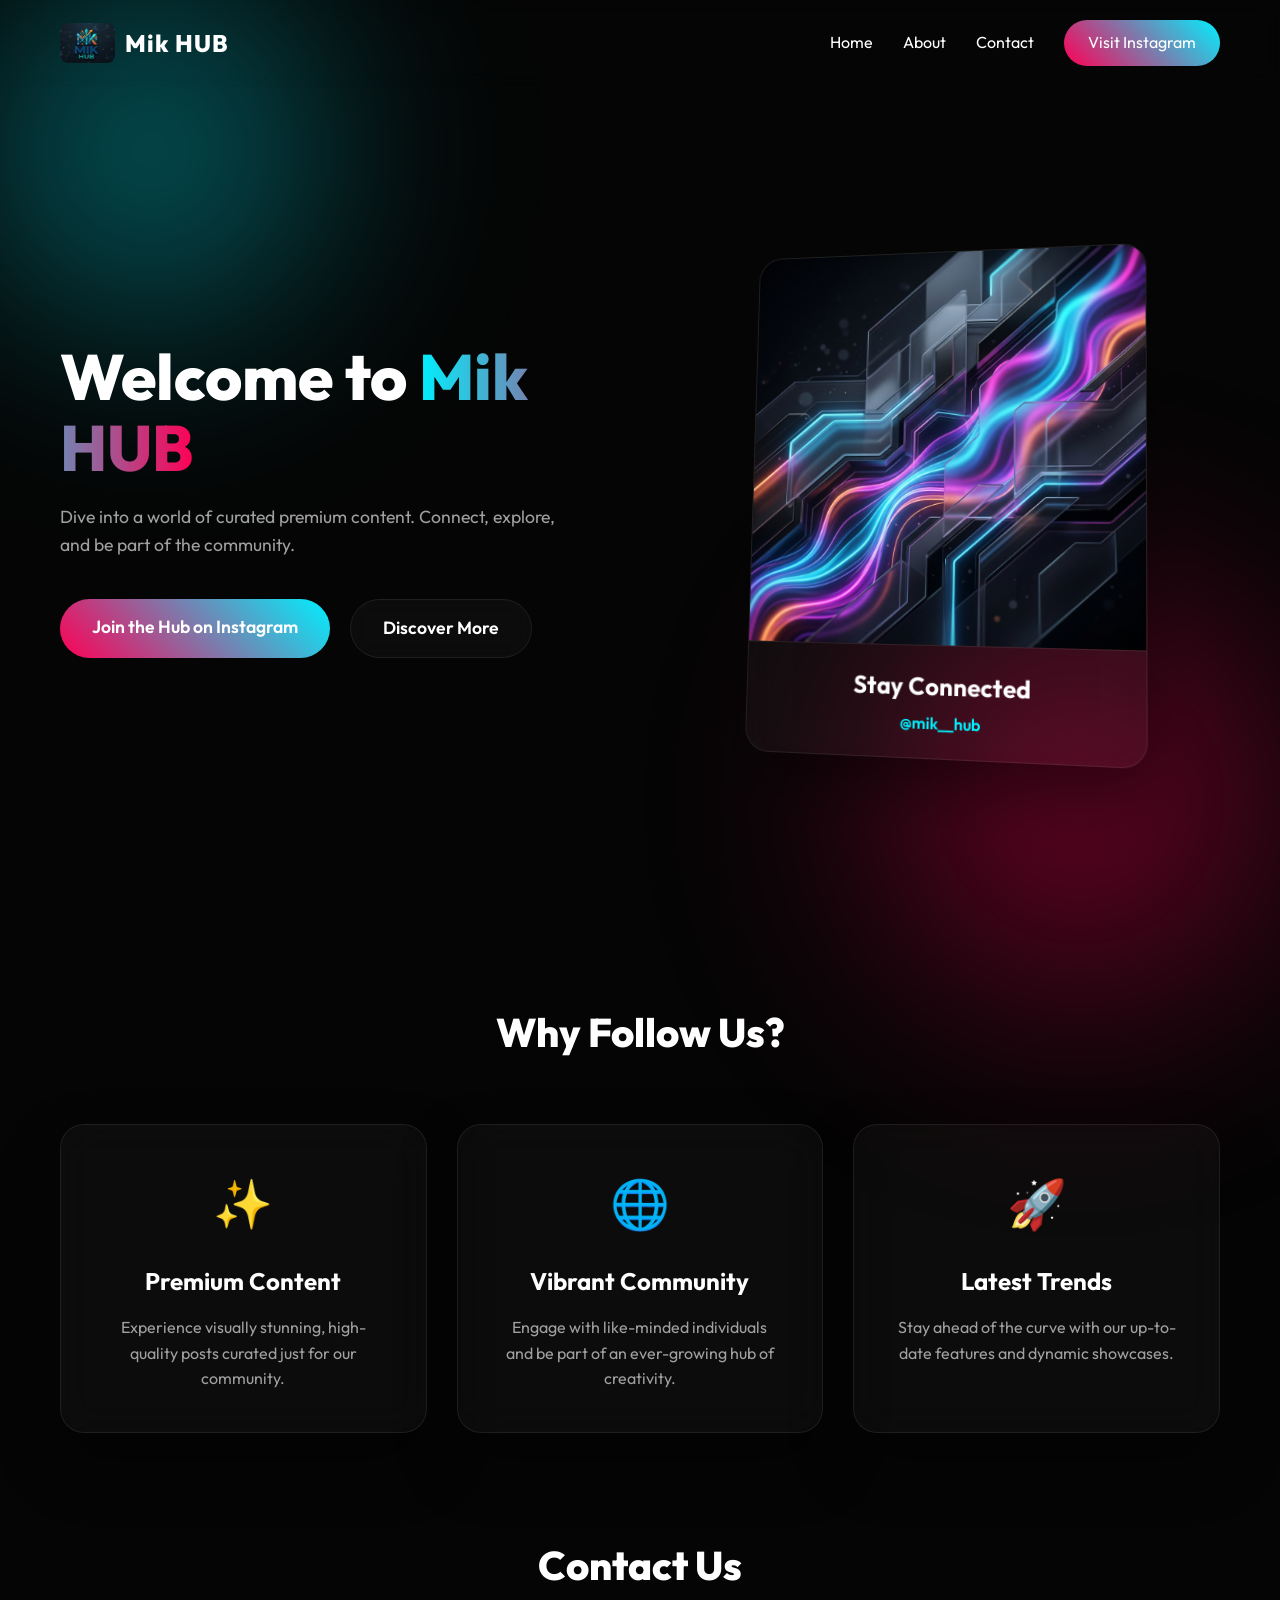
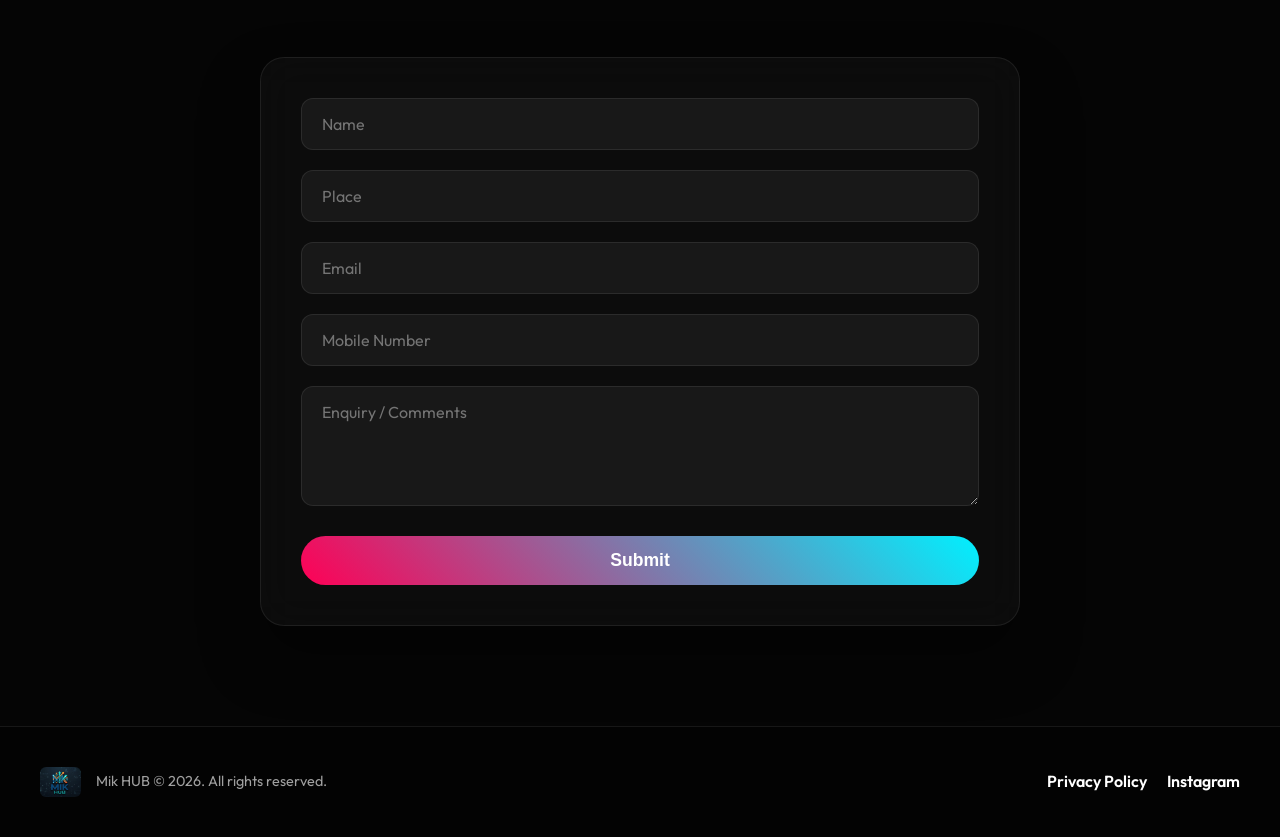
<file: index.html>
<!DOCTYPE html>
<html lang="en">
<head>
    <meta charset="UTF-8">
    <meta name="viewport" content="width=device-width, initial-scale=1.0">
    <title>Mik HUB | Premium Connect</title>
    <meta name="description" content="Welcome to Mik HUB. Your central hub for premium content and connections. Follow us on Instagram.">
    <link rel="stylesheet" href="style.css">
    <link href="https://fonts.googleapis.com/css2?family=Outfit:wght@300;400;600;800&display=swap" rel="stylesheet">
    <link rel="icon" href="assets/logo.png" type="image/png">
</head>
<body>
    <div class="blob blob-1"></div>
    <div class="blob blob-2"></div>
    
    <nav class="navbar">
        <div class="nav-container">
            <div class="logo">
                <img src="assets/logo.png" alt="Mik HUB Logo">
                <span>Mik HUB</span>
            </div>
            <div class="nav-links">
                <a href="#home">Home</a>
                <a href="#about">About</a>
                <a href="#contact">Contact</a>
                <a href="https://www.instagram.com/mik__hub?igsh=MWhmcHZrejlreHBydA%3D%3D&utm_source=qr" target="_blank" class="btn-primary">Visit Instagram</a>
            </div>
        </div>
    </nav>

    <main>
        <section id="home" class="hero">
            <div class="hero-content">
                <h1 class="glitch" data-text="Welcome to Mik HUB">Welcome to <span class="highlight">Mik HUB</span></h1>
                <p>Dive into a world of curated premium content. Connect, explore, and be part of the community.</p>
                <div class="cta-group">
                    <a href="https://www.instagram.com/mik__hub?igsh=MWhmcHZrejlreHBydA%3D%3D&utm_source=qr" target="_blank" class="btn-primary large animate-pop">Join the Hub on Instagram</a>
                    <a href="#about" class="btn-secondary large">Discover More</a>
                </div>
            </div>
            <div class="hero-visual">
                <div class="glass-card main-card">
                    <img src="assets/background.png" alt="Mik HUB Visual">
                    <div class="card-overlay">
                        <h3>Stay Connected</h3>
                        <p>@mik__hub</p>
                    </div>
                </div>
            </div>
        </section>

        <section id="about" class="features">
            <h2 class="section-title">Why Follow Us?</h2>
            <div class="feature-grid">
                <div class="glass-card feature-card">
                    <div class="icon">✨</div>
                    <h3>Premium Content</h3>
                    <p>Experience visually stunning, high-quality posts curated just for our community.</p>
                </div>
                <div class="glass-card feature-card">
                    <div class="icon">🌐</div>
                    <h3>Vibrant Community</h3>
                    <p>Engage with like-minded individuals and be part of an ever-growing hub of creativity.</p>
                </div>
                <div class="glass-card feature-card">
                    <div class="icon">🚀</div>
                    <h3>Latest Trends</h3>
                    <p>Stay ahead of the curve with our up-to-date features and dynamic showcases.</p>
                </div>
            </div>
        </section>
        <section id="contact" class="contact">
            <h2 class="section-title">Contact Us</h2>
            <div class="contact-container glass-card">
                <form action="https://docs.google.com/forms/u/0/d/e/1FAIpQLSd5gc3C_2sog1Hj9WvyjLSIpufk0DSfqFF3jR6Pw8GikK0wCA/formResponse" method="POST" target="hidden_iframe" id="contactForm" class="contact-form">
                    <div class="form-group">
                        <input type="text" name="entry.2005620554" placeholder="Name" required class="form-input">
                    </div>
                    <div class="form-group">
                        <input type="text" name="entry.1065046570" placeholder="Place" class="form-input">
                    </div>
                    <div class="form-group">
                        <input type="email" name="entry.1045781291" placeholder="Email" required class="form-input">
                    </div>
                    <div class="form-group">
                        <input type="tel" name="entry.1166974658" placeholder="Mobile Number" required class="form-input" pattern="^\+?[0-9\s\-]{7,15}$" title="Please enter a valid mobile number. It can start with a + if needed.">
                    </div>
                    <div class="form-group">
                        <textarea name="entry.839337160" placeholder="Enquiry / Comments" required class="form-input" rows="4"></textarea>
                    </div>
                    <input type="hidden" name="fvv" value="1">
                    <input type="hidden" name="partialResponse" value="[null,null,&quot;-643320754355645193&quot;]">
                    <input type="hidden" name="pageHistory" value="0">
                    <input type="hidden" name="fbzx" value="-643320754355645193">
                    <input type="hidden" name="submissionTimestamp" value="-1">
                    <button type="submit" class="btn-primary large submit-btn">Submit</button>
                </form>
                <div id="success-msg" class="success-msg" style="display: none;">Thank you! Your message has been sent.</div>
                <iframe name="hidden_iframe" id="hidden_iframe" style="display:none;" onload="if (window.submitted) { document.getElementById('contactForm').style.display='none'; document.getElementById('success-msg').style.display='block'; }"></iframe>
                <script>window.submitted = false;</script>
                <script>document.getElementById('contactForm').addEventListener('submit', function() { window.submitted = true; });</script>
            </div>
        </section>
    </main>

    <footer>
        <div class="footer-content">
            <div class="footer-logo">
                <img src="assets/logo.png" alt="Mik HUB Logo">
                <p>Mik HUB &copy; <span id="year"></span>. All rights reserved.</p>
            </div>
            <div class="footer-links">
                <a href="privacy-policy.html">Privacy Policy</a>
                <a href="https://www.instagram.com/mik__hub?igsh=MWhmcHZrejlreHBydA%3D%3D&utm_source=qr" target="_blank">Instagram</a>
            </div>
        </div>
    </footer>

    <script src="script.js"></script>
</body>
</html>
</file>
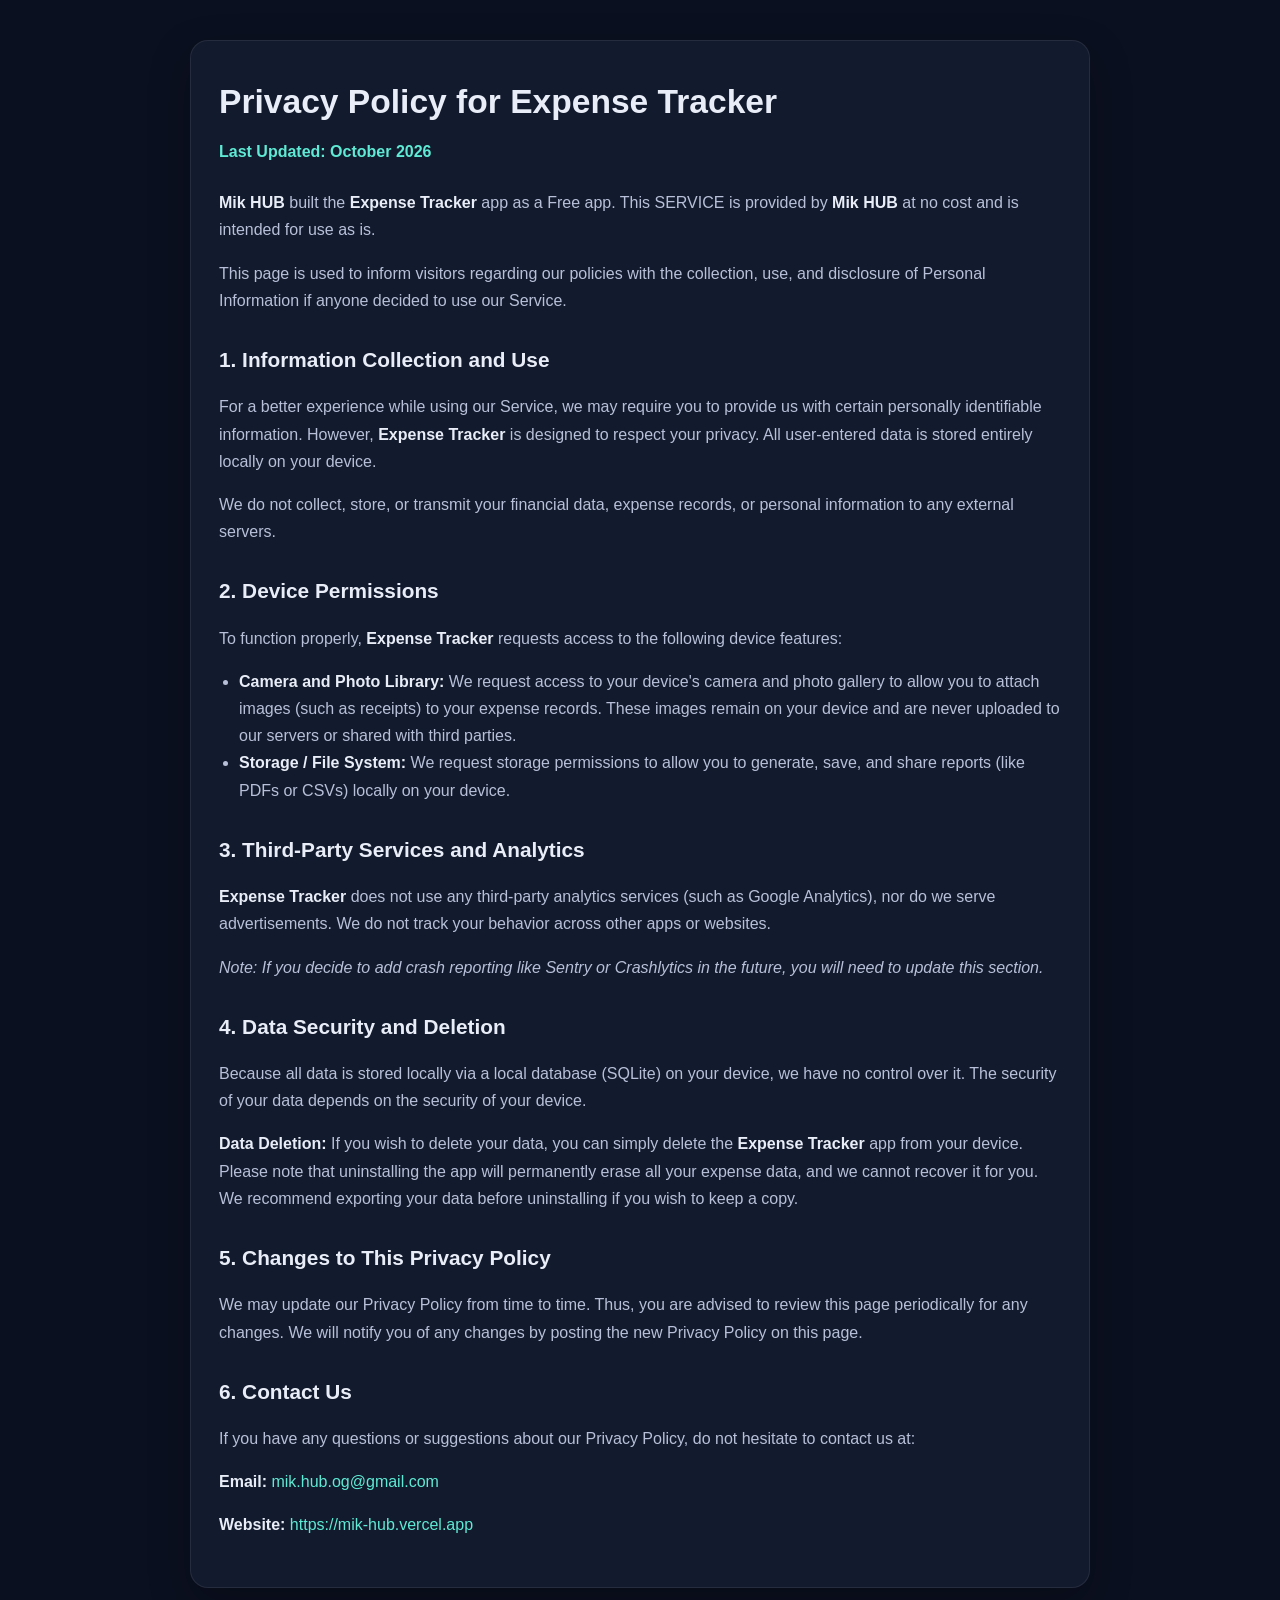
<file: ExpenseTrackerPrivacyPolicy.html>
<!DOCTYPE html>
<html lang="en">
<head>
  <meta charset="UTF-8" />
  <meta name="viewport" content="width=device-width, initial-scale=1.0" />
  <title>Privacy Policy for Expense Tracker</title>
  <style>
    :root {
      --bg: #0b1020;
      --card: #121a2d;
      --text: #e8edf7;
      --muted: #b7c0d8;
      --accent: #5eead4;
      --border: rgba(255,255,255,0.08);
    }

    * { box-sizing: border-box; }

    body {
      margin: 0;
      font-family: Arial, Helvetica, sans-serif;
      background: var(--bg);
      color: var(--text);
      line-height: 1.7;
      padding: 40px 20px;
    }

    .container {
      max-width: 900px;
      margin: 0 auto;
      background: var(--card);
      border: 1px solid var(--border);
      border-radius: 18px;
      padding: 32px 28px;
      box-shadow: 0 16px 40px rgba(0,0,0,0.25);
    }

    h1, h2 {
      color: var(--text);
      margin-top: 0;
    }

    h1 {
      font-size: 2.1rem;
      margin-bottom: 8px;
    }

    h2 {
      font-size: 1.3rem;
      margin-top: 28px;
      margin-bottom: 10px;
    }

    p, li {
      color: var(--muted);
      font-size: 1rem;
    }

    ul {
      padding-left: 20px;
    }

    .meta {
      color: var(--accent);
      font-weight: 700;
      margin-bottom: 24px;
    }

    strong {
      color: var(--text);
    }

    a {
      color: var(--accent);
      text-decoration: none;
    }

    a:hover {
      text-decoration: underline;
    }

    @media (max-width: 600px) {
      .container {
        padding: 24px 18px;
      }
    }
  </style>
</head>
<body>
  <div class="container">
    <h1>Privacy Policy for Expense Tracker</h1>
    <div class="meta">Last Updated: October 2026</div>

    <p><strong>Mik HUB</strong>  built the <strong>Expense Tracker</strong> app as a Free app. This SERVICE is provided by <strong>Mik HUB</strong> at no cost and is intended for use as is.</p>

    <p>This page is used to inform visitors regarding our policies with the collection, use, and disclosure of Personal Information if anyone decided to use our Service.</p>

    <h2>1. Information Collection and Use</h2>
    <p>For a better experience while using our Service, we may require you to provide us with certain personally identifiable information. However, <strong>Expense Tracker</strong> is designed to respect your privacy. All user-entered data is stored entirely locally on your device.</p>
    <p>We do not collect, store, or transmit your financial data, expense records, or personal information to any external servers.</p>

    <h2>2. Device Permissions</h2>
    <p>To function properly, <strong>Expense Tracker</strong> requests access to the following device features:</p>
    <ul>
      <li><strong>Camera and Photo Library:</strong> We request access to your device's camera and photo gallery to allow you to attach images (such as receipts) to your expense records. These images remain on your device and are never uploaded to our servers or shared with third parties.</li>
      <li><strong>Storage / File System:</strong> We request storage permissions to allow you to generate, save, and share reports (like PDFs or CSVs) locally on your device.</li>
    </ul>

    <h2>3. Third-Party Services and Analytics</h2>
    <p><strong>Expense Tracker</strong> does not use any third-party analytics services (such as Google Analytics), nor do we serve advertisements. We do not track your behavior across other apps or websites.</p>
    <p><em>Note: If you decide to add crash reporting like Sentry or Crashlytics in the future, you will need to update this section.</em></p>

    <h2>4. Data Security and Deletion</h2>
    <p>Because all data is stored locally via a local database (SQLite) on your device, we have no control over it. The security of your data depends on the security of your device.</p>
    <p><strong>Data Deletion:</strong> If you wish to delete your data, you can simply delete the <strong>Expense Tracker</strong> app from your device. Please note that uninstalling the app will permanently erase all your expense data, and we cannot recover it for you. We recommend exporting your data before uninstalling if you wish to keep a copy.</p>

    <h2>5. Changes to This Privacy Policy</h2>
    <p>We may update our Privacy Policy from time to time. Thus, you are advised to review this page periodically for any changes. We will notify you of any changes by posting the new Privacy Policy on this page.</p>

    <h2>6. Contact Us</h2>
    <p>If you have any questions or suggestions about our Privacy Policy, do not hesitate to contact us at:</p>

    <p><strong>Email:</strong> <a href="mailto:mik.hub.og@gmail.com">mik.hub.og@gmail.com</a></p>
    <p><strong>Website:</strong> <a href="https://mik-hub.vercel.app" target="_blank" rel="noopener noreferrer">https://mik-hub.vercel.app</a></p>
  </div>
</body>
</html>
</file>
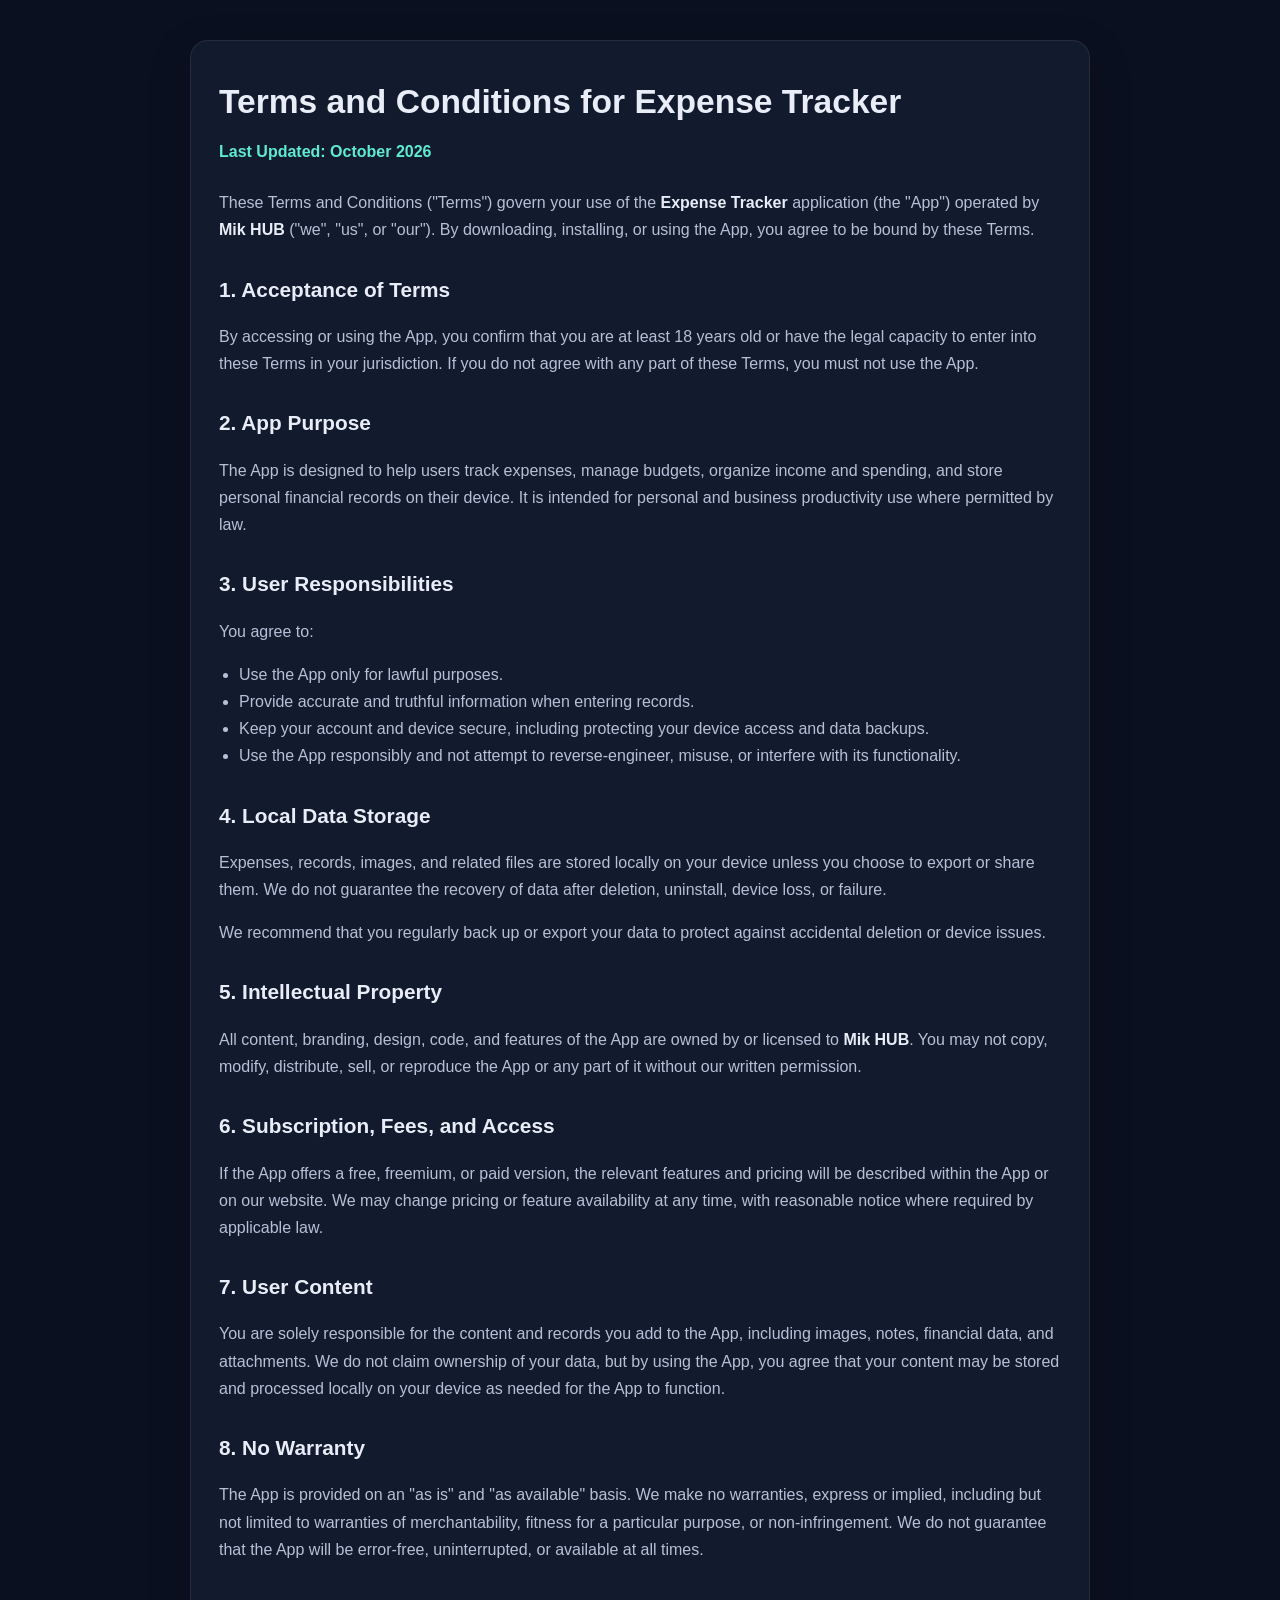
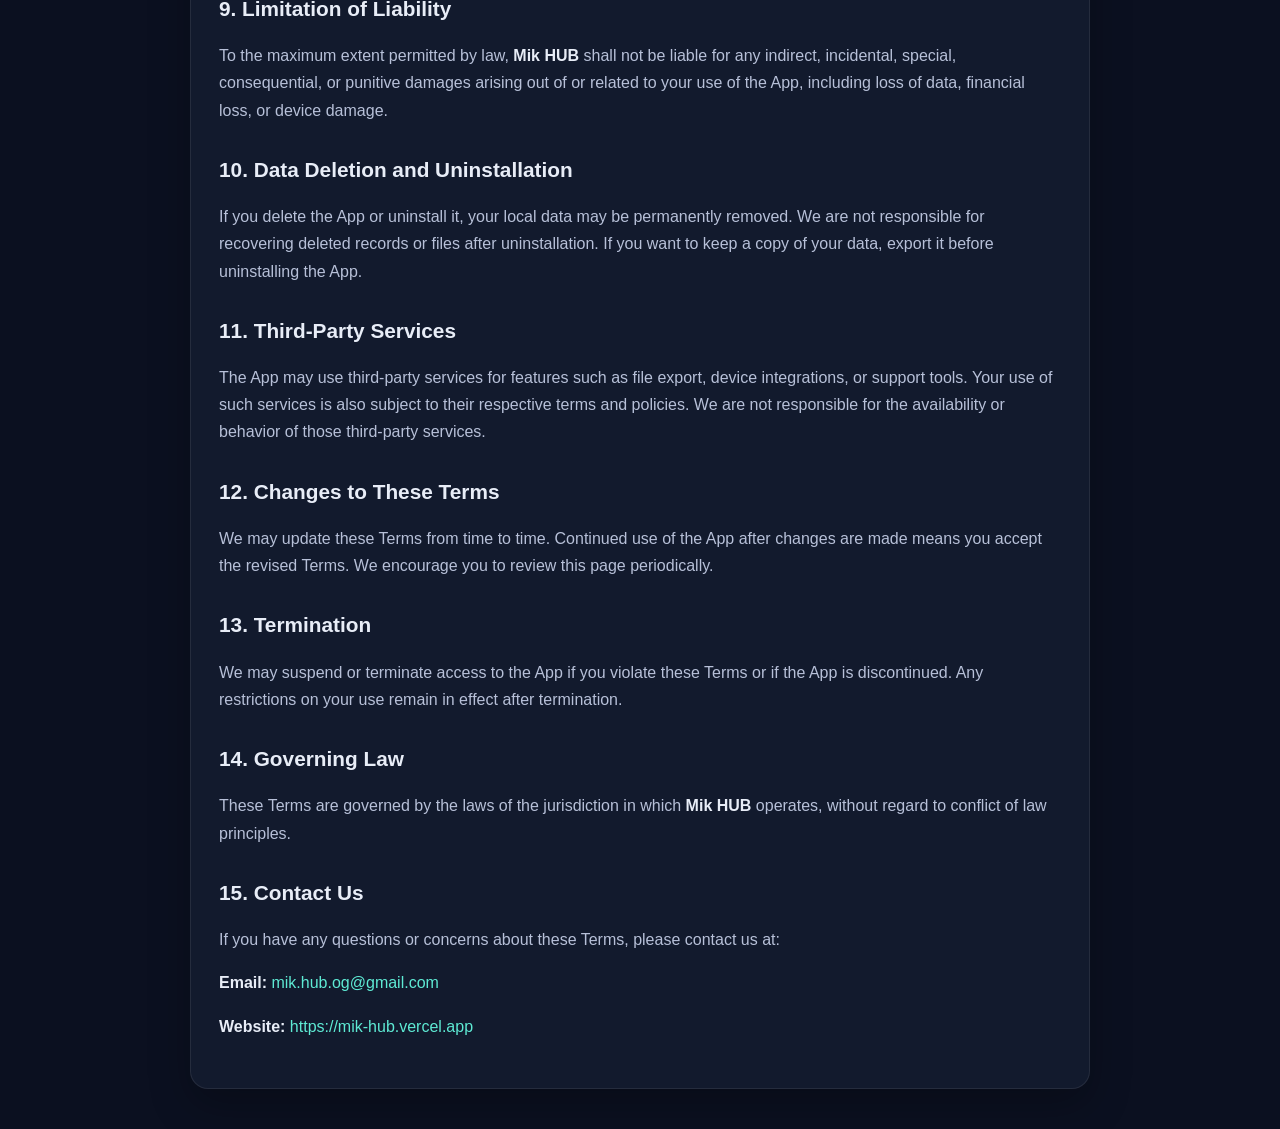
<file: ExpenseTrackerTermsAndCondition.html>
<!DOCTYPE html>
<html lang="en">
<head>
  <meta charset="UTF-8" />
  <meta name="viewport" content="width=device-width, initial-scale=1.0" />
  <title>Terms and Conditions for Expense Tracker</title>
  <style>
    :root {
      --bg: #0b1020;
      --card: #121a2d;
      --text: #e8edf7;
      --muted: #b7c0d8;
      --accent: #5eead4;
      --border: rgba(255,255,255,0.08);
    }

    * { box-sizing: border-box; }

    body {
      margin: 0;
      font-family: Arial, Helvetica, sans-serif;
      background: var(--bg);
      color: var(--text);
      line-height: 1.7;
      padding: 40px 20px;
    }

    .container {
      max-width: 900px;
      margin: 0 auto;
      background: var(--card);
      border: 1px solid var(--border);
      border-radius: 18px;
      padding: 32px 28px;
      box-shadow: 0 16px 40px rgba(0,0,0,0.25);
    }

    h1, h2 {
      color: var(--text);
      margin-top: 0;
    }

    h1 {
      font-size: 2.1rem;
      margin-bottom: 8px;
    }

    h2 {
      font-size: 1.3rem;
      margin-top: 28px;
      margin-bottom: 10px;
    }

    p, li {
      color: var(--muted);
      font-size: 1rem;
    }

    ul {
      padding-left: 20px;
    }

    .meta {
      color: var(--accent);
      font-weight: 700;
      margin-bottom: 24px;
    }

    strong {
      color: var(--text);
    }

    a {
      color: var(--accent);
      text-decoration: none;
    }

    a:hover {
      text-decoration: underline;
    }

    @media (max-width: 600px) {
      .container {
        padding: 24px 18px;
      }
    }
  </style>
</head>
<body>
  <div class="container">
    <h1>Terms and Conditions for Expense Tracker</h1>
    <div class="meta">Last Updated: October 2026</div>

    <p>These Terms and Conditions ("Terms") govern your use of the <strong>Expense Tracker</strong> application (the "App") operated by <strong>Mik HUB</strong> ("we", "us", or "our"). By downloading, installing, or using the App, you agree to be bound by these Terms.</p>

    <h2>1. Acceptance of Terms</h2>
    <p>By accessing or using the App, you confirm that you are at least 18 years old or have the legal capacity to enter into these Terms in your jurisdiction. If you do not agree with any part of these Terms, you must not use the App.</p>

    <h2>2. App Purpose</h2>
    <p>The App is designed to help users track expenses, manage budgets, organize income and spending, and store personal financial records on their device. It is intended for personal and business productivity use where permitted by law.</p>

    <h2>3. User Responsibilities</h2>
    <p>You agree to:</p>
    <ul>
      <li>Use the App only for lawful purposes.</li>
      <li>Provide accurate and truthful information when entering records.</li>
      <li>Keep your account and device secure, including protecting your device access and data backups.</li>
      <li>Use the App responsibly and not attempt to reverse-engineer, misuse, or interfere with its functionality.</li>
    </ul>

    <h2>4. Local Data Storage</h2>
    <p>Expenses, records, images, and related files are stored locally on your device unless you choose to export or share them. We do not guarantee the recovery of data after deletion, uninstall, device loss, or failure.</p>
    <p>We recommend that you regularly back up or export your data to protect against accidental deletion or device issues.</p>

    <h2>5. Intellectual Property</h2>
    <p>All content, branding, design, code, and features of the App are owned by or licensed to <strong>Mik HUB</strong>. You may not copy, modify, distribute, sell, or reproduce the App or any part of it without our written permission.</p>

    <h2>6. Subscription, Fees, and Access</h2>
    <p>If the App offers a free, freemium, or paid version, the relevant features and pricing will be described within the App or on our website. We may change pricing or feature availability at any time, with reasonable notice where required by applicable law.</p>

    <h2>7. User Content</h2>
    <p>You are solely responsible for the content and records you add to the App, including images, notes, financial data, and attachments. We do not claim ownership of your data, but by using the App, you agree that your content may be stored and processed locally on your device as needed for the App to function.</p>

    <h2>8. No Warranty</h2>
    <p>The App is provided on an "as is" and "as available" basis. We make no warranties, express or implied, including but not limited to warranties of merchantability, fitness for a particular purpose, or non-infringement. We do not guarantee that the App will be error-free, uninterrupted, or available at all times.</p>

    <h2>9. Limitation of Liability</h2>
    <p>To the maximum extent permitted by law, <strong>Mik HUB</strong> shall not be liable for any indirect, incidental, special, consequential, or punitive damages arising out of or related to your use of the App, including loss of data, financial loss, or device damage.</p>

    <h2>10. Data Deletion and Uninstallation</h2>
    <p>If you delete the App or uninstall it, your local data may be permanently removed. We are not responsible for recovering deleted records or files after uninstallation. If you want to keep a copy of your data, export it before uninstalling the App.</p>

    <h2>11. Third-Party Services</h2>
    <p>The App may use third-party services for features such as file export, device integrations, or support tools. Your use of such services is also subject to their respective terms and policies. We are not responsible for the availability or behavior of those third-party services.</p>

    <h2>12. Changes to These Terms</h2>
    <p>We may update these Terms from time to time. Continued use of the App after changes are made means you accept the revised Terms. We encourage you to review this page periodically.</p>

    <h2>13. Termination</h2>
    <p>We may suspend or terminate access to the App if you violate these Terms or if the App is discontinued. Any restrictions on your use remain in effect after termination.</p>

    <h2>14. Governing Law</h2>
    <p>These Terms are governed by the laws of the jurisdiction in which <strong>Mik HUB</strong> operates, without regard to conflict of law principles.</p>

    <h2>15. Contact Us</h2>
    <p>If you have any questions or concerns about these Terms, please contact us at:</p>
    <p><strong>Email:</strong> <a href="mailto:mik.hub.og@gmail.com">mik.hub.og@gmail.com</a></p>
    <p><strong>Website:</strong> <a href="https://mik-hub.vercel.app" target="_blank" rel="noopener noreferrer">https://mik-hub.vercel.app</a></p>
  </div>
</body>
</html>
</file>
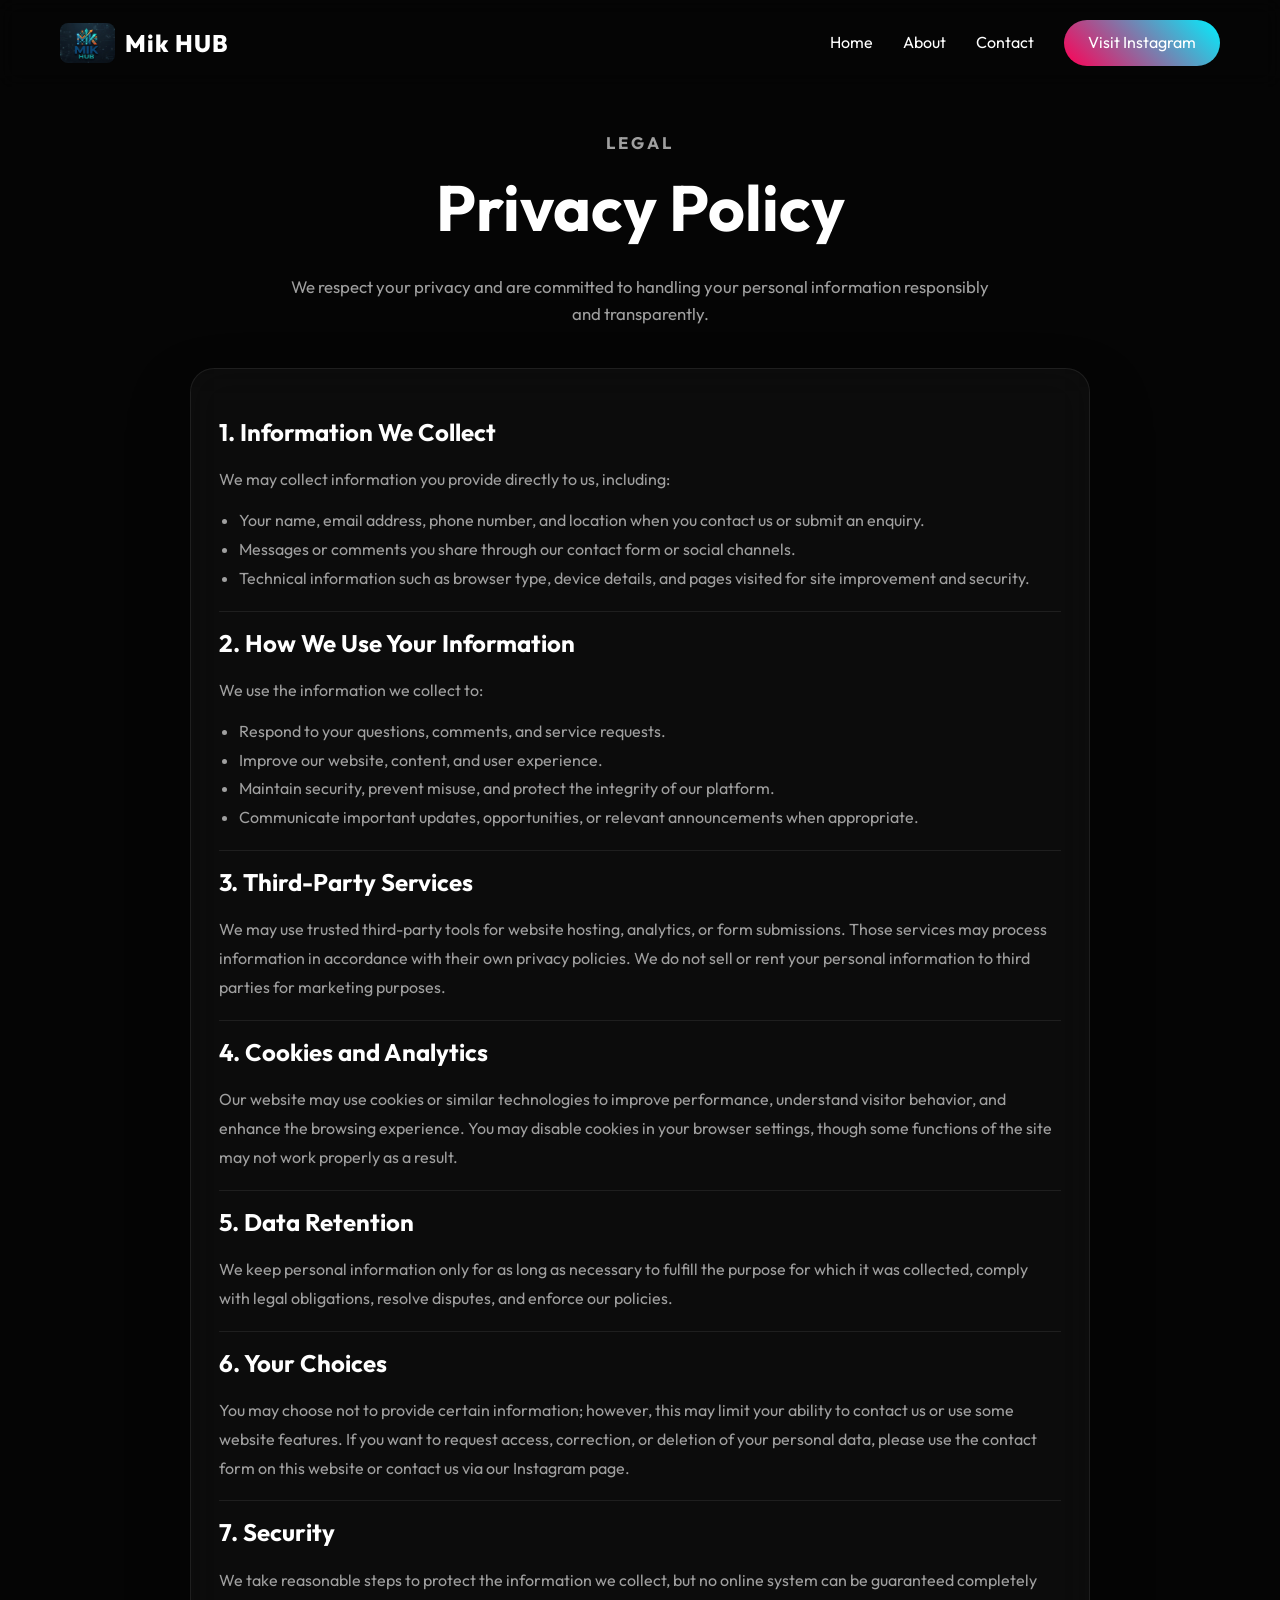
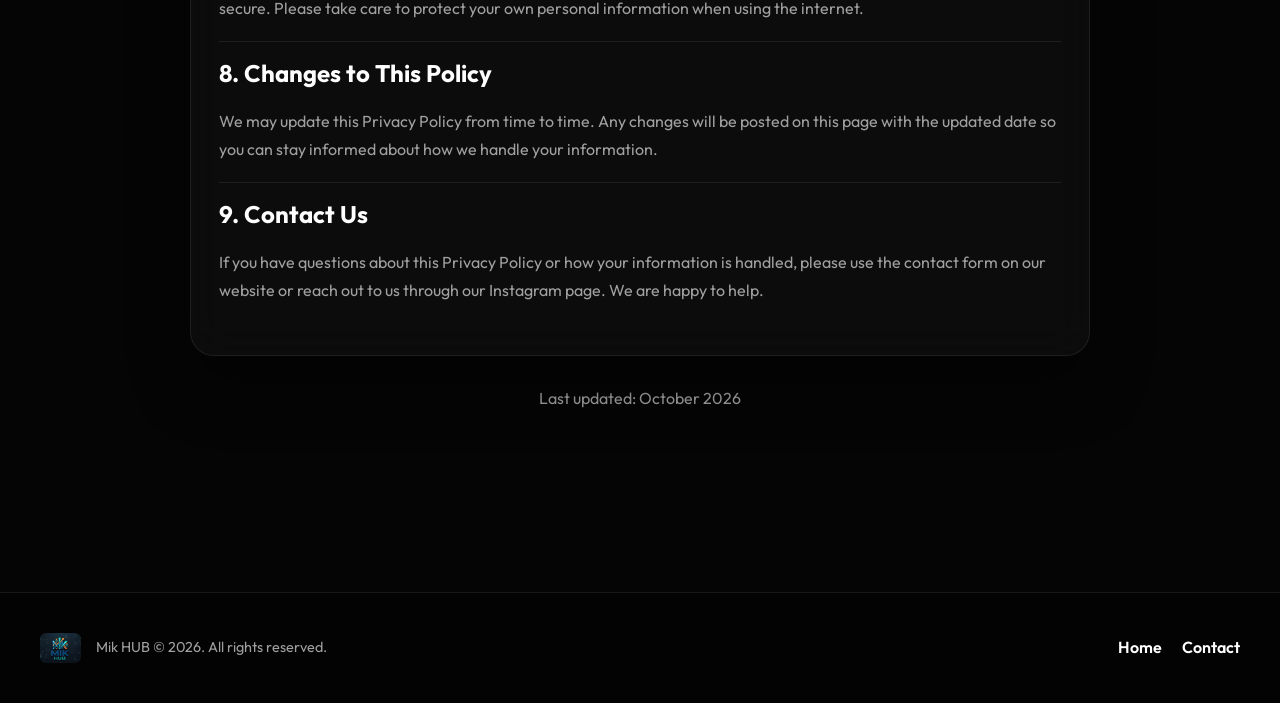
<file: privacy-policy.html>
<!DOCTYPE html>
<html lang="en">
<head>
    <meta charset="UTF-8">
    <meta name="viewport" content="width=device-width, initial-scale=1.0">
    <title>Privacy Policy | Mik HUB</title>
    <meta name="description" content="Privacy Policy for Mik HUB. Learn how we collect, use, and protect your information.">
    <link rel="stylesheet" href="style.css">
    <link href="https://fonts.googleapis.com/css2?family=Outfit:wght@300;400;600;800&display=swap" rel="stylesheet">
    <link rel="icon" href="assets/logo.png" type="image/png">
</head>
<body class="policy-body">
    <nav class="navbar">
        <div class="nav-container">
            <div class="logo">
                <img src="assets/logo.png" alt="Mik HUB Logo">
                <span>Mik HUB</span>
            </div>
            <div class="nav-links">
                <a href="index.html#home">Home</a>
                <a href="index.html#about">About</a>
                <a href="index.html#contact">Contact</a>
                <a href="https://www.instagram.com/mik__hub?igsh=MWhmcHZrejlreHBydA%3D%3D&utm_source=qr" target="_blank" class="btn-primary">Visit Instagram</a>
            </div>
        </div>
    </nav>

    <main class="policy-page">
        <section class="policy-hero">
            <p class="eyebrow">Legal</p>
            <h1>Privacy Policy</h1>
            <p>We respect your privacy and are committed to handling your personal information responsibly and transparently.</p>
        </section>

        <div class="policy-shell">
            <article class="glass-card policy-card">
                <section class="policy-section">
                    <h2>1. Information We Collect</h2>
                    <p>We may collect information you provide directly to us, including:</p>
                    <ul class="policy-list">
                        <li>Your name, email address, phone number, and location when you contact us or submit an enquiry.</li>
                        <li>Messages or comments you share through our contact form or social channels.</li>
                        <li>Technical information such as browser type, device details, and pages visited for site improvement and security.</li>
                    </ul>
                </section>

                <section class="policy-section">
                    <h2>2. How We Use Your Information</h2>
                    <p>We use the information we collect to:</p>
                    <ul class="policy-list">
                        <li>Respond to your questions, comments, and service requests.</li>
                        <li>Improve our website, content, and user experience.</li>
                        <li>Maintain security, prevent misuse, and protect the integrity of our platform.</li>
                        <li>Communicate important updates, opportunities, or relevant announcements when appropriate.</li>
                    </ul>
                </section>

                <section class="policy-section">
                    <h2>3. Third-Party Services</h2>
                    <p>We may use trusted third-party tools for website hosting, analytics, or form submissions. Those services may process information in accordance with their own privacy policies. We do not sell or rent your personal information to third parties for marketing purposes.</p>
                </section>

                <section class="policy-section">
                    <h2>4. Cookies and Analytics</h2>
                    <p>Our website may use cookies or similar technologies to improve performance, understand visitor behavior, and enhance the browsing experience. You may disable cookies in your browser settings, though some functions of the site may not work properly as a result.</p>
                </section>

                <section class="policy-section">
                    <h2>5. Data Retention</h2>
                    <p>We keep personal information only for as long as necessary to fulfill the purpose for which it was collected, comply with legal obligations, resolve disputes, and enforce our policies.</p>
                </section>

                <section class="policy-section">
                    <h2>6. Your Choices</h2>
                    <p>You may choose not to provide certain information; however, this may limit your ability to contact us or use some website features. If you want to request access, correction, or deletion of your personal data, please use the contact form on this website or contact us via our Instagram page.</p>
                </section>

                <section class="policy-section">
                    <h2>7. Security</h2>
                    <p>We take reasonable steps to protect the information we collect, but no online system can be guaranteed completely secure. Please take care to protect your own personal information when using the internet.</p>
                </section>

                <section class="policy-section">
                    <h2>8. Changes to This Policy</h2>
                    <p>We may update this Privacy Policy from time to time. Any changes will be posted on this page with the updated date so you can stay informed about how we handle your information.</p>
                </section>

                <section class="policy-section">
                    <h2>9. Contact Us</h2>
                    <p>If you have questions about this Privacy Policy or how your information is handled, please use the contact form on our website or reach out to us through our Instagram page. We are happy to help.</p>
                </section>
            </article>

            <p class="policy-footer">Last updated: October 2026</p>
        </div>
    </main>

    <footer>
        <div class="footer-content">
            <div class="footer-logo">
                <img src="assets/logo.png" alt="Mik HUB Logo">
                <p>Mik HUB &copy; <span id="year"></span>. All rights reserved.</p>
            </div>
            <div class="footer-links">
                <a href="index.html">Home</a>
                <a href="index.html#contact">Contact</a>
            </div>
        </div>
    </footer>

    <script src="script.js"></script>
</body>
</html>
</file>
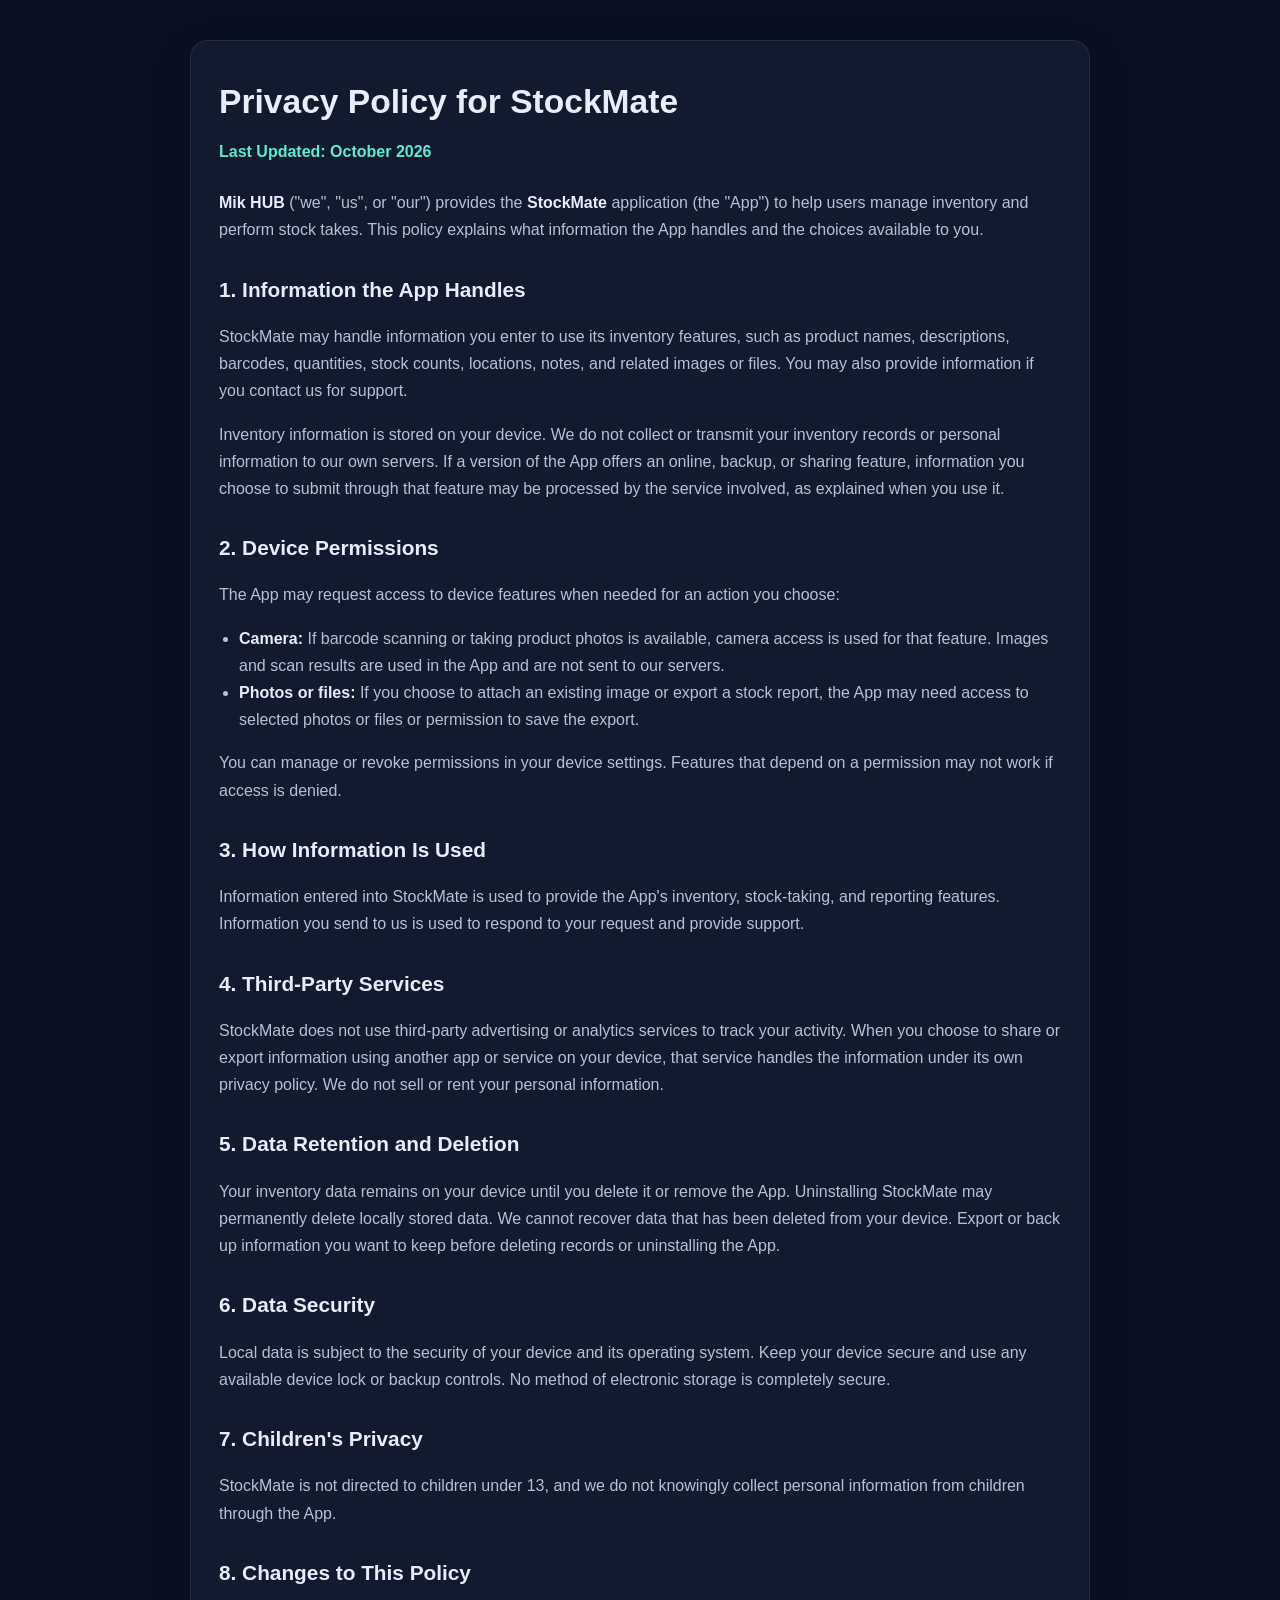
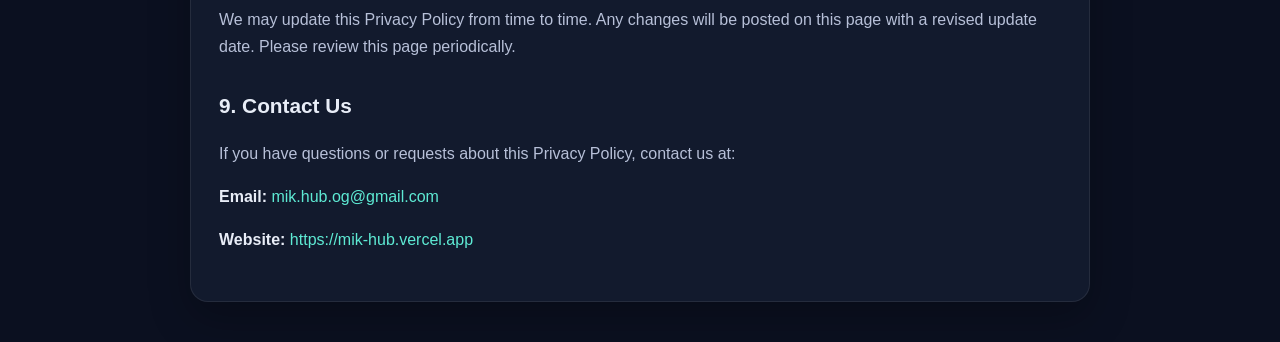
<file: StockMatePrivacyPolicy.html>
<!DOCTYPE html>
<html lang="en">
<head>
  <meta charset="UTF-8" />
  <meta name="viewport" content="width=device-width, initial-scale=1.0" />
  <meta name="description" content="Privacy Policy for StockMate, an inventory stock take application by Mik HUB." />
  <title>Privacy Policy for StockMate</title>
  <style>
    :root {
      --bg: #0b1020;
      --card: #121a2d;
      --text: #e8edf7;
      --muted: #b7c0d8;
      --accent: #5eead4;
      --border: rgba(255,255,255,0.08);
    }

    * { box-sizing: border-box; }

    body {
      margin: 0;
      padding: 40px 20px;
      background: var(--bg);
      color: var(--text);
      font-family: Arial, Helvetica, sans-serif;
      line-height: 1.7;
    }

    .container {
      max-width: 900px;
      margin: 0 auto;
      padding: 32px 28px;
      background: var(--card);
      border: 1px solid var(--border);
      border-radius: 18px;
      box-shadow: 0 16px 40px rgba(0,0,0,0.25);
    }

    h1, h2 { color: var(--text); }
    h1 { margin: 0 0 8px; font-size: 2.1rem; }
    h2 { margin: 28px 0 10px; font-size: 1.3rem; }
    p, li { color: var(--muted); font-size: 1rem; }
    ul { padding-left: 20px; }
    strong { color: var(--text); }
    a { color: var(--accent); text-decoration: none; }
    a:hover { text-decoration: underline; }
    .meta { margin-bottom: 24px; color: var(--accent); font-weight: 700; }

    @media (max-width: 600px) {
      body { padding: 20px 12px; }
      .container { padding: 24px 18px; }
      h1 { font-size: 1.8rem; }
    }
  </style>
</head>
<body>
  <main class="container">
    <h1>Privacy Policy for StockMate</h1>
    <div class="meta">Last Updated: October 2026</div>

    <p><strong>Mik HUB</strong> ("we", "us", or "our") provides the <strong>StockMate</strong> application (the "App") to help users manage inventory and perform stock takes. This policy explains what information the App handles and the choices available to you.</p>

    <h2>1. Information the App Handles</h2>
    <p>StockMate may handle information you enter to use its inventory features, such as product names, descriptions, barcodes, quantities, stock counts, locations, notes, and related images or files. You may also provide information if you contact us for support.</p>
    <p>Inventory information is stored on your device. We do not collect or transmit your inventory records or personal information to our own servers. If a version of the App offers an online, backup, or sharing feature, information you choose to submit through that feature may be processed by the service involved, as explained when you use it.</p>

    <h2>2. Device Permissions</h2>
    <p>The App may request access to device features when needed for an action you choose:</p>
    <ul>
      <li><strong>Camera:</strong> If barcode scanning or taking product photos is available, camera access is used for that feature. Images and scan results are used in the App and are not sent to our servers.</li>
      <li><strong>Photos or files:</strong> If you choose to attach an existing image or export a stock report, the App may need access to selected photos or files or permission to save the export.</li>
    </ul>
    <p>You can manage or revoke permissions in your device settings. Features that depend on a permission may not work if access is denied.</p>

    <h2>3. How Information Is Used</h2>
    <p>Information entered into StockMate is used to provide the App's inventory, stock-taking, and reporting features. Information you send to us is used to respond to your request and provide support.</p>

    <h2>4. Third-Party Services</h2>
    <p>StockMate does not use third-party advertising or analytics services to track your activity. When you choose to share or export information using another app or service on your device, that service handles the information under its own privacy policy. We do not sell or rent your personal information.</p>

    <h2>5. Data Retention and Deletion</h2>
    <p>Your inventory data remains on your device until you delete it or remove the App. Uninstalling StockMate may permanently delete locally stored data. We cannot recover data that has been deleted from your device. Export or back up information you want to keep before deleting records or uninstalling the App.</p>

    <h2>6. Data Security</h2>
    <p>Local data is subject to the security of your device and its operating system. Keep your device secure and use any available device lock or backup controls. No method of electronic storage is completely secure.</p>

    <h2>7. Children's Privacy</h2>
    <p>StockMate is not directed to children under 13, and we do not knowingly collect personal information from children through the App.</p>

    <h2>8. Changes to This Policy</h2>
    <p>We may update this Privacy Policy from time to time. Any changes will be posted on this page with a revised update date. Please review this page periodically.</p>

    <h2>9. Contact Us</h2>
    <p>If you have questions or requests about this Privacy Policy, contact us at:</p>
    <p><strong>Email:</strong> <a href="mailto:mik.hub.og@gmail.com">mik.hub.og@gmail.com</a></p>
    <p><strong>Website:</strong> <a href="https://mik-hub.vercel.app" target="_blank" rel="noopener noreferrer">https://mik-hub.vercel.app</a></p>
  </main>
</body>
</html>
</file>
<file: style.css>
:root {
    --bg-color: #050505;
    --text-primary: #ffffff;
    --text-secondary: #a0a0a0;
    --accent-color: #00f0ff;
    --accent-secondary: #ff0055;
    --glass-bg: rgba(255, 255, 255, 0.03);
    --glass-border: rgba(255, 255, 255, 0.08);
}

* {
    margin: 0;
    padding: 0;
    box-sizing: border-box;
}

body {
    font-family: 'Outfit', sans-serif;
    background-color: var(--bg-color);
    color: var(--text-primary);
    overflow-x: hidden;
    line-height: 1.6;
}

/* Background Blobs */
.blob {
    position: fixed;
    border-radius: 50%;
    filter: blur(100px);
    z-index: -1;
    opacity: 0.5;
    animation: float 20s infinite ease-in-out alternate;
}

.blob-1 {
    width: 50vw;
    height: 50vw;
    max-width: 500px;
    max-height: 500px;
    background: radial-gradient(circle, var(--accent-color), transparent 70%);
    top: -100px;
    left: -100px;
}

.blob-2 {
    width: 60vw;
    height: 60vw;
    max-width: 600px;
    max-height: 600px;
    background: radial-gradient(circle, var(--accent-secondary), transparent 70%);
    bottom: -200px;
    right: -100px;
    animation-delay: -10s;
}

@keyframes float {
    0% { transform: translate(0, 0) scale(1); }
    100% { transform: translate(50px, 50px) scale(1.1); }
}

/* Navbar */
.navbar {
    position: fixed;
    top: 0;
    width: 100%;
    padding: 20px 0;
    z-index: 100;
    transition: all 0.3s ease;
    backdrop-filter: blur(10px);
    -webkit-backdrop-filter: blur(10px);
    border-bottom: 1px solid transparent;
}

.navbar.scrolled {
    background: rgba(5, 5, 5, 0.8);
    border-bottom: 1px solid var(--glass-border);
    padding: 15px 0;
}

.nav-container {
    max-width: 1200px;
    margin: 0 auto;
    display: flex;
    justify-content: space-between;
    align-items: center;
    padding: 0 20px;
}

.logo {
    display: flex;
    align-items: center;
    gap: 10px;
    font-weight: 800;
    font-size: 1.5rem;
    letter-spacing: 1px;
}

.logo img {
    height: 40px;
    border-radius: 8px;
}

.nav-links {
    display: flex;
    align-items: center;
    gap: 30px;
}

.nav-links a {
    color: var(--text-primary);
    text-decoration: none;
    font-weight: 400;
    transition: color 0.3s ease;
}

.nav-links a:hover {
    color: var(--accent-color);
}

/* Buttons */
.btn-primary {
    background: linear-gradient(45deg, var(--accent-secondary), var(--accent-color));
    color: white;
    padding: 10px 24px;
    border-radius: 30px;
    text-decoration: none;
    font-weight: 600;
    transition: transform 0.3s ease, box-shadow 0.3s ease;
    border: none;
    cursor: pointer;
    display: inline-block;
}

.btn-primary:hover {
    transform: translateY(-2px);
    box-shadow: 0 10px 20px rgba(0, 240, 255, 0.3);
    color: white;
}

.btn-secondary {
    background: var(--glass-bg);
    border: 1px solid var(--glass-border);
    color: white;
    padding: 10px 24px;
    border-radius: 30px;
    text-decoration: none;
    font-weight: 600;
    transition: all 0.3s ease;
    backdrop-filter: blur(10px);
}

.btn-secondary:hover {
    background: rgba(255, 255, 255, 0.1);
    transform: translateY(-2px);
}

.large {
    padding: 14px 32px;
    font-size: 1.1rem;
}

/* Hero Section */
.hero {
    min-height: 100vh;
    display: flex;
    align-items: center;
    max-width: 1200px;
    margin: 0 auto;
    padding: 100px 20px 0;
    gap: 50px;
}

.hero-content {
    flex: 1;
}

.hero-content h1 {
    font-size: clamp(2.5rem, 5vw, 4rem);
    font-weight: 800;
    line-height: 1.1;
    margin-bottom: 20px;
}

.highlight {
    background: linear-gradient(to right, var(--accent-color), var(--accent-secondary));
    -webkit-background-clip: text;
    -webkit-text-fill-color: transparent;
}

.hero-content p {
    font-size: 1.1rem;
    color: var(--text-secondary);
    margin-bottom: 40px;
    max-width: 500px;
}

.cta-group {
    display: flex;
    gap: 20px;
    flex-wrap: wrap;
}

.hero-visual {
    flex: 1;
    display: flex;
    justify-content: center;
    perspective: 1000px;
}

/* Glass Cards */
.glass-card {
    background: var(--glass-bg);
    border: 1px solid var(--glass-border);
    border-radius: 24px;
    backdrop-filter: blur(20px);
    -webkit-backdrop-filter: blur(20px);
    overflow: hidden;
    position: relative;
    box-shadow: 0 30px 60px rgba(0,0,0,0.4);
}

.main-card {
    width: 100%;
    max-width: 400px;
    transform: rotateY(-10deg) rotateX(5deg);
    transition: transform 0.5s ease;
    animation: float-card 6s ease-in-out infinite alternate;
}

.main-card:hover {
    transform: rotateY(0deg) rotateX(0deg);
}

@keyframes float-card {
    0% { transform: rotateY(-10deg) rotateX(5deg) translateY(0); }
    100% { transform: rotateY(-5deg) rotateX(2deg) translateY(-20px); }
}

.main-card img {
    width: 100%;
    height: auto;
    display: block;
    border-bottom: 1px solid var(--glass-border);
}

.card-overlay {
    padding: 20px;
    text-align: center;
}

.card-overlay h3 {
    font-size: 1.5rem;
    margin-bottom: 5px;
}

.card-overlay p {
    color: var(--accent-color);
    font-weight: 600;
}

/* Features */
.features {
    max-width: 1200px;
    margin: 100px auto;
    padding: 0 20px;
}

.section-title {
    text-align: center;
    font-size: 2.5rem;
    margin-bottom: 60px;
    font-weight: 800;
}

.feature-grid {
    display: grid;
    grid-template-columns: repeat(auto-fit, minmax(280px, 1fr));
    gap: 30px;
}

.feature-card {
    padding: 40px;
    text-align: center;
    transition: transform 0.3s ease, border-color 0.3s ease;
}

.feature-card:hover {
    transform: translateY(-10px);
    border-color: rgba(0, 240, 255, 0.4);
}

.feature-card .icon {
    font-size: 3rem;
    margin-bottom: 20px;
}

.feature-card h3 {
    margin-bottom: 15px;
    font-size: 1.5rem;
}

.feature-card p {
    color: var(--text-secondary);
}

/* Footer */
footer {
    border-top: 1px solid var(--glass-border);
    padding: 40px 20px;
    margin-top: 100px;
    background: rgba(0,0,0,0.3);
}

.footer-content {
    max-width: 1200px;
    margin: 0 auto;
    display: flex;
    justify-content: space-between;
    align-items: center;
    flex-wrap: wrap;
    gap: 20px;
}

.footer-logo {
    display: flex;
    align-items: center;
    gap: 15px;
}

.footer-logo img {
    height: 30px;
    border-radius: 6px;
}

.footer-logo p {
    color: var(--text-secondary);
    font-size: 0.9rem;
}

.social-links a {
    color: var(--text-primary);
    text-decoration: none;
    font-weight: 600;
    transition: color 0.3s ease;
}

.social-links a:hover {
    color: var(--accent-secondary);
}

/* Contact Section */
.contact {
    max-width: 800px;
    margin: 100px auto;
    padding: 0 20px;
}

.contact-container {
    padding: 40px;
    margin-top: 40px;
}

.contact-form {
    display: flex;
    flex-direction: column;
    gap: 20px;
}

.form-group {
    display: flex;
    flex-direction: column;
}

.form-input {
    background: rgba(255, 255, 255, 0.05);
    border: 1px solid var(--glass-border);
    padding: 15px 20px;
    border-radius: 12px;
    color: var(--text-primary);
    font-family: 'Outfit', sans-serif;
    font-size: 1rem;
    transition: all 0.3s ease;
}

.form-input:focus {
    outline: none;
    border-color: var(--accent-color);
    background: rgba(255, 255, 255, 0.1);
    box-shadow: 0 0 15px rgba(0, 240, 255, 0.2);
}

.form-input::placeholder {
    color: rgba(255, 255, 255, 0.4);
}

textarea.form-input {
    resize: vertical;
    min-height: 120px;
}

.submit-btn {
    margin-top: 10px;
    width: 100%;
}

.success-msg {
    text-align: center;
    color: var(--accent-color);
    font-size: 1.2rem;
    font-weight: 600;
    padding: 20px;
}

.footer-links {
    display: flex;
    align-items: center;
    gap: 20px;
    flex-wrap: wrap;
}

.footer-links a {
    color: var(--text-primary);
    text-decoration: none;
    font-weight: 600;
    transition: color 0.3s ease;
}

.footer-links a:hover {
    color: var(--accent-secondary);
}

.policy-body {
    min-height: 100vh;
}

.policy-page {
    max-width: 1100px;
    margin: 0 auto;
    padding: 130px 20px 80px;
}

.policy-hero {
    text-align: center;
    margin-bottom: 40px;
}

.eyebrow {
    font-size: 0.8rem;
    letter-spacing: 0.2em;
    text-transform: uppercase;
    color: var(--accent-color);
    margin-bottom: 15px;
    font-weight: 700;
}

.policy-hero h1 {
    font-size: clamp(2.5rem, 5vw, 4rem);
    margin-bottom: 15px;
}

.policy-hero p {
    color: var(--text-secondary);
    max-width: 700px;
    margin: 0 auto;
    font-size: 1.05rem;
}

.policy-shell {
    width: min(100%, 900px);
    margin: 0 auto;
}

.policy-card {
    padding: 32px 28px;
}

.policy-section {
    padding: 12px 0 18px;
    border-bottom: 1px solid var(--glass-border);
}

.policy-section:last-child {
    border-bottom: none;
}

.policy-section h2 {
    font-size: 1.5rem;
    margin-bottom: 14px;
}

.policy-section p,
.policy-section li {
    color: var(--text-secondary);
    font-size: 1rem;
    line-height: 1.8;
}

.policy-list {
    margin-top: 12px;
    padding-left: 20px;
}

.policy-footer {
    text-align: center;
    margin-top: 30px;
    color: var(--text-secondary);
}

/* Responsive */
@media (max-width: 900px) {
    .hero {
        flex-direction: column;
        text-align: center;
        padding-top: 120px;
    }
    
    .cta-group {
        justify-content: center;
    }
    
    .nav-links {
        display: none;
    }

    .policy-card {
        padding: 24px 18px;
    }
}
</file>
